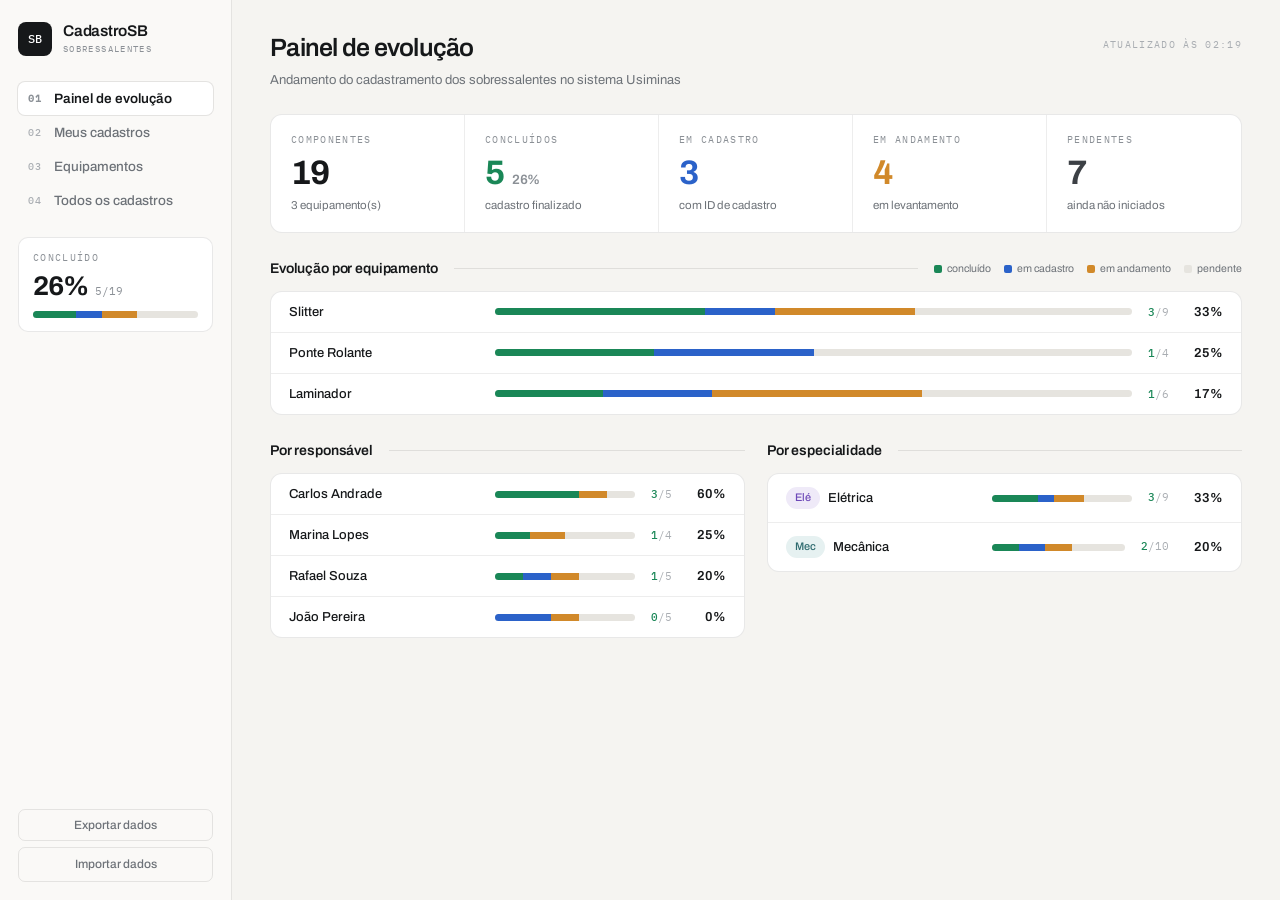
<file: index.html>
<!DOCTYPE html>
<html lang="pt-BR">
<head>
  <meta charset="UTF-8" />
  <meta name="viewport" content="width=device-width, initial-scale=1.0" />
  <title>Cadastro de Sobressalentes</title>
  <link rel="stylesheet" href="fontes.css" />
  <link rel="stylesheet" href="styles.css" />
  <link rel="icon" href="data:image/svg+xml,<svg xmlns='http://www.w3.org/2000/svg' viewBox='0 0 100 100'><rect width='100' height='100' rx='18' fill='%2316181a'/><text x='50' y='68' font-size='46' font-family='monospace' fill='white' text-anchor='middle'>SB</text></svg>" />
</head>
<body>
<div class="app">
    <aside class="sidebar">
      <div class="brand">
        <span class="brand-icon">SB</span>
        <div>
          <h1>Cadastro<span>SB</span></h1>
          <p>Sobressalentes</p>
        </div>
      </div>

      <nav class="nav">
        <button class="nav-item active" data-view="painel">
          <span class="nav-num">01</span>
          <span class="nav-ico">📈</span>
          <span class="nav-txt">Painel de evolução</span>
        </button>
        <button class="nav-item" data-view="meus">
          <span class="nav-num">02</span>
          <span class="nav-ico">👤</span>
          <span class="nav-txt">Meus cadastros</span>
        </button>
        <button class="nav-item" data-view="equipamentos">
          <span class="nav-num">03</span>
          <span class="nav-ico">⚙️</span>
          <span class="nav-txt">Equipamentos</span>
        </button>
        <button class="nav-item" data-view="lista">
          <span class="nav-num">04</span>
          <span class="nav-ico">📋</span>
          <span class="nav-txt">Todos os cadastros</span>
        </button>
      </nav>

      <div class="sidebar-foot">
        <div class="resumo-lateral" id="resumo-lateral"></div>
        <div class="sidebar-acoes">
          <button id="btn-exportar" class="btn-ghost">Exportar dados</button>
          <label class="btn-ghost file-label">
            Importar dados
            <input type="file" id="input-importar" accept="application/json" hidden />
          </label>
        </div>
      </div>
    </aside>

    <main class="content">
      <!-- PAINEL -->
      <section class="view" id="view-painel">
        <header class="view-header">
          <div>
            <h2>Painel de evolução</h2>
            <p class="subtitle">Andamento do cadastramento dos sobressalentes no sistema Usiminas</p>
          </div>
          <p class="carimbo" id="carimbo">atualizado agora</p>
        </header>

        <div class="faixa" id="faixa"></div>

        <div class="secao">
          <div class="secao-topo">
            <h3>Evolução por equipamento</h3>
            <div class="secao-linha"></div>
            <div class="legenda">
              <span><i class="lg-done"></i> concluído</span>
              <span><i class="lg-cad"></i> em cadastro</span>
              <span><i class="lg-and"></i> em andamento</span>
              <span><i class="lg-wait"></i> pendente</span>
            </div>
          </div>
          <div class="painel"><div id="painel-equip" class="prog-list"></div></div>
        </div>

        <div class="grid-2">
          <div class="secao">
            <div class="secao-topo">
              <h3>Por responsável</h3>
              <div class="secao-linha"></div>
            </div>
            <div class="painel"><div id="painel-resp" class="prog-list"></div></div>
          </div>
          <div class="secao">
            <div class="secao-topo">
              <h3>Por especialidade</h3>
              <div class="secao-linha"></div>
            </div>
            <div class="painel"><div id="painel-esp" class="prog-list"></div></div>
          </div>
        </div>
      </section>

      <!-- MEUS CADASTROS -->
      <section class="view hidden" id="view-meus">
        <header class="view-header">
          <div>
            <h2 id="meus-titulo">Meus cadastros</h2>
            <p class="subtitle" id="meus-sub">Componentes sob sua responsabilidade</p>
          </div>
          <button class="btn-sec hidden" id="btn-trocar-eu">Trocar responsável</button>
        </header>

        <div class="faixa hidden" id="meus-faixa"></div>

        <div class="toolbar hidden" id="meus-filtros">
          <input type="search" id="busca-meus" class="search" placeholder="Buscar equipamento, parte ou componente..." />
          <select id="meus-esp" class="select">
            <option value="">Todas as especialidades</option>
            <option value="Mecânica">Mecânica</option>
            <option value="Elétrica">Elétrica</option>
          </select>
          <select id="meus-status" class="select">
            <option value="aberto">Em aberto</option>
            <option value="">Todos os status</option>
            <option value="pendente">Pendente</option>
            <option value="andamento">Em andamento</option>
            <option value="cadastro">Em cadastro</option>
            <option value="concluido">Concluído</option>
          </select>
          <button class="btn-primary" id="btn-novo-meu">+ Componente</button>
        </div>

        <div id="meus-conteudo"></div>
      </section>

      <!-- EQUIPAMENTOS -->
      <section class="view hidden" id="view-equipamentos">
        <header class="view-header">
          <div>
            <h2>Equipamentos</h2>
            <p class="subtitle">Escolha um equipamento para ver e cadastrar seus componentes</p>
          </div>
          <button class="btn-primary" id="btn-novo-equip">+ Novo equipamento</button>
        </header>

        <div class="toolbar">
          <input type="search" id="busca-equip" class="search" placeholder="Buscar equipamento..." />
        </div>

        <div class="equip-grid" id="equip-grid"></div>
      </section>

      <!-- FICHA DO EQUIPAMENTO -->
      <section class="view hidden" id="view-ficha">
        <button class="btn-voltar" id="btn-voltar">← Equipamentos</button>

        <header class="ficha-head" id="ficha-head"></header>

        <div class="toolbar">
          <input type="search" id="busca-ficha" class="search" placeholder="Buscar parte ou componente..." />
          <select id="ficha-esp" class="select">
            <option value="">Todas as especialidades</option>
            <option value="Mecânica">Mecânica</option>
            <option value="Elétrica">Elétrica</option>
          </select>
          <select id="ficha-status" class="select">
            <option value="">Todos os status</option>
            <option value="pendente">Pendente</option>
            <option value="andamento">Em andamento</option>
            <option value="cadastro">Em cadastro</option>
            <option value="concluido">Concluído</option>
          </select>
          <button class="btn-primary" id="btn-novo-comp">+ Componente</button>
        </div>

        <div id="ficha-partes"></div>
      </section>

      <!-- LISTA GERAL -->
      <section class="view hidden" id="view-lista">
        <header class="view-header">
          <div>
            <h2>Todos os cadastros</h2>
            <p class="subtitle">Lista completa de componentes de todos os equipamentos</p>
          </div>
          <button class="btn-primary" id="btn-novo">+ Novo cadastro</button>
        </header>

        <div class="toolbar">
          <input type="search" id="busca" class="search" placeholder="Buscar por equipamento, parte, componente, ID ou responsável..." />
          <select id="f-equip" class="select"></select>
          <select id="f-esp" class="select">
            <option value="">Todas as especialidades</option>
            <option value="Mecânica">Mecânica</option>
            <option value="Elétrica">Elétrica</option>
          </select>
          <select id="f-status" class="select">
            <option value="">Todos os status</option>
            <option value="pendente">Pendente</option>
            <option value="andamento">Em andamento</option>
            <option value="cadastro">Em cadastro</option>
            <option value="concluido">Concluído</option>
          </select>
          <select id="f-resp" class="select"></select>
        </div>

        <div class="table-wrap">
          <table id="tabela">
            <thead>
              <tr>
                <th>Equipamento</th>
                <th>Parte</th>
                <th>Componente</th>
                <th>NI</th>
                <th>Especialidade</th>
                <th>Responsável</th>
                <th>Status</th>
                <th>Ações</th>
              </tr>
            </thead>
            <tbody></tbody>
          </table>
        </div>
        <p class="counter" id="contador"></p>
      </section>
    </main>
  </div>

  <!-- MODAL -->
  <div class="modal-overlay hidden" id="modal">
    <div class="modal" role="dialog" aria-modal="true" aria-labelledby="modal-title">
      <div class="modal-head">
        <h3 id="modal-title">Título</h3>
        <button class="modal-close" id="modal-close" aria-label="Fechar">✕</button>
      </div>
      <form id="modal-form" class="modal-body"></form>
      <div class="modal-foot">
        <button type="button" class="btn-ghost dark" id="modal-cancel">Cancelar</button>
        <button type="submit" form="modal-form" class="btn-primary" id="modal-save">Salvar</button>
      </div>
    </div>
  </div>

  <datalist id="dl-equip"></datalist>
  <datalist id="dl-parte"></datalist>
  <datalist id="dl-resp"></datalist>

  <div id="toast" class="toast hidden" role="status" aria-live="polite"></div>

  <script src="app.js"></script>
</body>
</html>
</file>
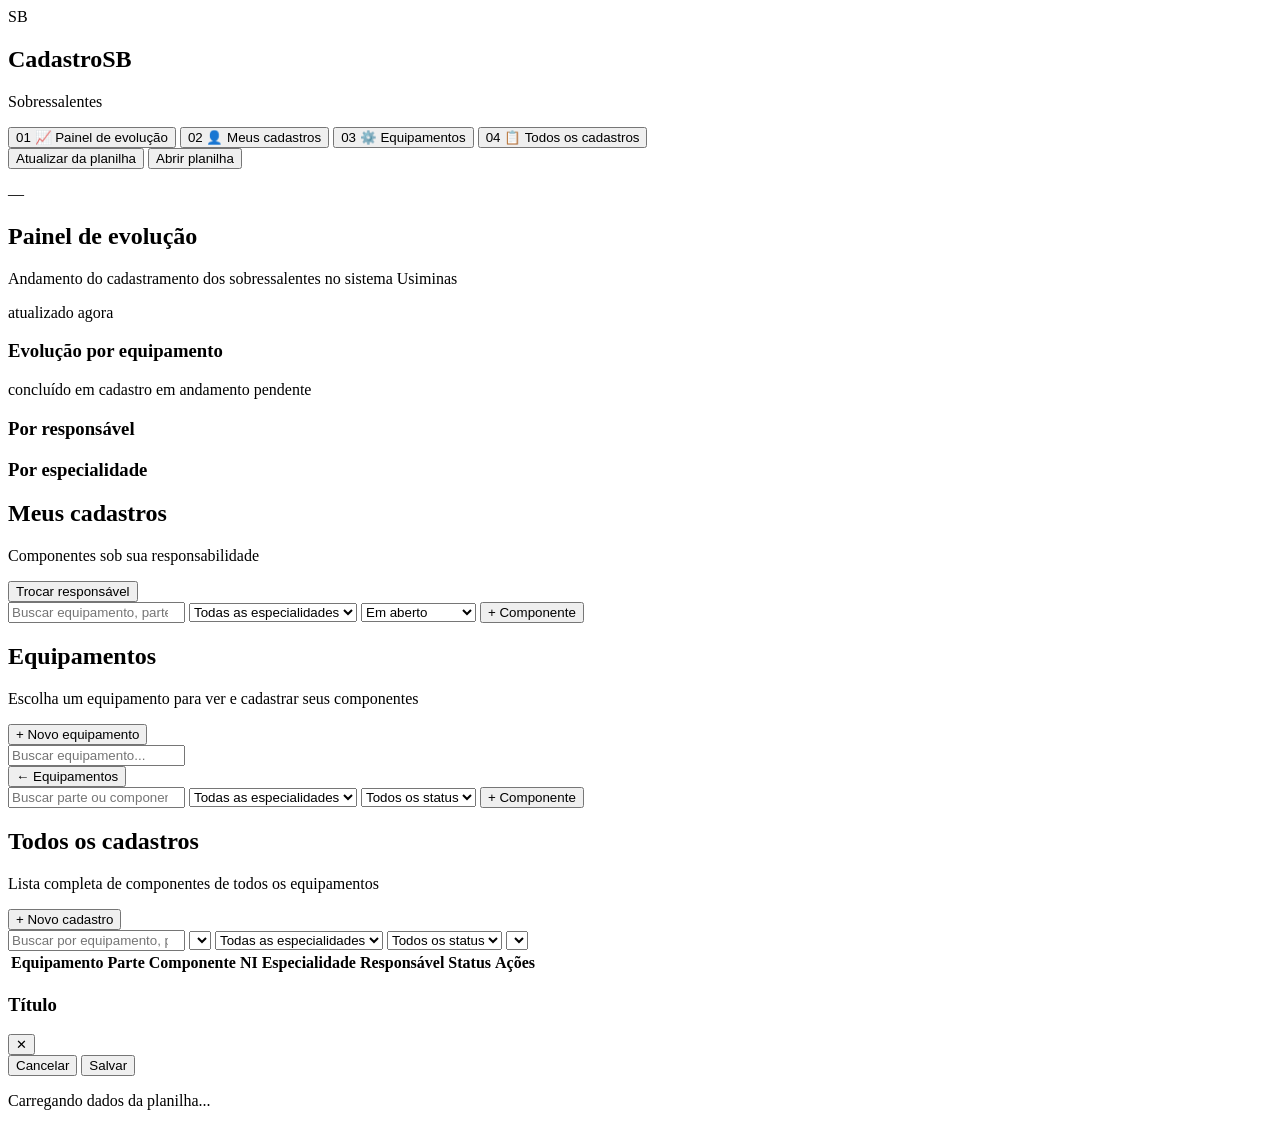
<file: apps-script/Index.html>
<!DOCTYPE html>
<html lang="pt-BR">
<head>
  <meta charset="UTF-8" />
  <meta name="viewport" content="width=device-width, initial-scale=1.0" />
  <base target="_top" />
  <title>CadastroSB — Sobressalentes</title>
  <?!= include('Estilos'); ?>
</head>
<body>

<div class="app">
    <aside class="sidebar">
      <div class="brand">
        <span class="brand-icon">SB</span>
        <div>
          <h1>Cadastro<span>SB</span></h1>
          <p>Sobressalentes</p>
        </div>
      </div>

      <nav class="nav">
        <button class="nav-item active" data-view="painel">
          <span class="nav-num">01</span>
          <span class="nav-ico">📈</span>
          <span class="nav-txt">Painel de evolução</span>
        </button>
        <button class="nav-item" data-view="meus">
          <span class="nav-num">02</span>
          <span class="nav-ico">👤</span>
          <span class="nav-txt">Meus cadastros</span>
        </button>
        <button class="nav-item" data-view="equipamentos">
          <span class="nav-num">03</span>
          <span class="nav-ico">⚙️</span>
          <span class="nav-txt">Equipamentos</span>
        </button>
        <button class="nav-item" data-view="lista">
          <span class="nav-num">04</span>
          <span class="nav-ico">📋</span>
          <span class="nav-txt">Todos os cadastros</span>
        </button>
      </nav>

      <div class="sidebar-foot">
        <div class="resumo-lateral" id="resumo-lateral"></div>
        <div class="sidebar-acoes">
          <button id="btn-atualizar" class="btn-ghost">Atualizar da planilha</button>
          <button id="btn-planilha" class="btn-ghost">Abrir planilha</button>
          <p class="sync" id="sync-info">—</p>
        </div>
      </div>
    </aside>

    <main class="content">
      <!-- PAINEL -->
      <section class="view" id="view-painel">
        <header class="view-header">
          <div>
            <h2>Painel de evolução</h2>
            <p class="subtitle">Andamento do cadastramento dos sobressalentes no sistema Usiminas</p>
          </div>
          <p class="carimbo" id="carimbo">atualizado agora</p>
        </header>

        <div class="faixa" id="faixa"></div>

        <div class="secao">
          <div class="secao-topo">
            <h3>Evolução por equipamento</h3>
            <div class="secao-linha"></div>
            <div class="legenda">
              <span><i class="lg-done"></i> concluído</span>
              <span><i class="lg-cad"></i> em cadastro</span>
              <span><i class="lg-and"></i> em andamento</span>
              <span><i class="lg-wait"></i> pendente</span>
            </div>
          </div>
          <div class="painel"><div id="painel-equip" class="prog-list"></div></div>
        </div>

        <div class="grid-2">
          <div class="secao">
            <div class="secao-topo">
              <h3>Por responsável</h3>
              <div class="secao-linha"></div>
            </div>
            <div class="painel"><div id="painel-resp" class="prog-list"></div></div>
          </div>
          <div class="secao">
            <div class="secao-topo">
              <h3>Por especialidade</h3>
              <div class="secao-linha"></div>
            </div>
            <div class="painel"><div id="painel-esp" class="prog-list"></div></div>
          </div>
        </div>
      </section>

      <!-- MEUS CADASTROS -->
      <section class="view hidden" id="view-meus">
        <header class="view-header">
          <div>
            <h2 id="meus-titulo">Meus cadastros</h2>
            <p class="subtitle" id="meus-sub">Componentes sob sua responsabilidade</p>
          </div>
          <button class="btn-sec hidden" id="btn-trocar-eu">Trocar responsável</button>
        </header>

        <div class="faixa hidden" id="meus-faixa"></div>

        <div class="toolbar hidden" id="meus-filtros">
          <input type="search" id="busca-meus" class="search" placeholder="Buscar equipamento, parte ou componente..." />
          <select id="meus-esp" class="select">
            <option value="">Todas as especialidades</option>
            <option value="Mecânica">Mecânica</option>
            <option value="Elétrica">Elétrica</option>
          </select>
          <select id="meus-status" class="select">
            <option value="aberto">Em aberto</option>
            <option value="">Todos os status</option>
            <option value="pendente">Pendente</option>
            <option value="andamento">Em andamento</option>
            <option value="cadastro">Em cadastro</option>
            <option value="concluido">Concluído</option>
          </select>
          <button class="btn-primary" id="btn-novo-meu">+ Componente</button>
        </div>

        <div id="meus-conteudo"></div>
      </section>

      <!-- EQUIPAMENTOS -->
      <section class="view hidden" id="view-equipamentos">
        <header class="view-header">
          <div>
            <h2>Equipamentos</h2>
            <p class="subtitle">Escolha um equipamento para ver e cadastrar seus componentes</p>
          </div>
          <button class="btn-primary" id="btn-novo-equip">+ Novo equipamento</button>
        </header>

        <div class="toolbar">
          <input type="search" id="busca-equip" class="search" placeholder="Buscar equipamento..." />
        </div>

        <div class="equip-grid" id="equip-grid"></div>
      </section>

      <!-- FICHA DO EQUIPAMENTO -->
      <section class="view hidden" id="view-ficha">
        <button class="btn-voltar" id="btn-voltar">← Equipamentos</button>

        <header class="ficha-head" id="ficha-head"></header>

        <div class="toolbar">
          <input type="search" id="busca-ficha" class="search" placeholder="Buscar parte ou componente..." />
          <select id="ficha-esp" class="select">
            <option value="">Todas as especialidades</option>
            <option value="Mecânica">Mecânica</option>
            <option value="Elétrica">Elétrica</option>
          </select>
          <select id="ficha-status" class="select">
            <option value="">Todos os status</option>
            <option value="pendente">Pendente</option>
            <option value="andamento">Em andamento</option>
            <option value="cadastro">Em cadastro</option>
            <option value="concluido">Concluído</option>
          </select>
          <button class="btn-primary" id="btn-novo-comp">+ Componente</button>
        </div>

        <div id="ficha-partes"></div>
      </section>

      <!-- LISTA GERAL -->
      <section class="view hidden" id="view-lista">
        <header class="view-header">
          <div>
            <h2>Todos os cadastros</h2>
            <p class="subtitle">Lista completa de componentes de todos os equipamentos</p>
          </div>
          <button class="btn-primary" id="btn-novo">+ Novo cadastro</button>
        </header>

        <div class="toolbar">
          <input type="search" id="busca" class="search" placeholder="Buscar por equipamento, parte, componente, ID ou responsável..." />
          <select id="f-equip" class="select"></select>
          <select id="f-esp" class="select">
            <option value="">Todas as especialidades</option>
            <option value="Mecânica">Mecânica</option>
            <option value="Elétrica">Elétrica</option>
          </select>
          <select id="f-status" class="select">
            <option value="">Todos os status</option>
            <option value="pendente">Pendente</option>
            <option value="andamento">Em andamento</option>
            <option value="cadastro">Em cadastro</option>
            <option value="concluido">Concluído</option>
          </select>
          <select id="f-resp" class="select"></select>
        </div>

        <div class="table-wrap">
          <table id="tabela">
            <thead>
              <tr>
                <th>Equipamento</th>
                <th>Parte</th>
                <th>Componente</th>
                <th>NI</th>
                <th>Especialidade</th>
                <th>Responsável</th>
                <th>Status</th>
                <th>Ações</th>
              </tr>
            </thead>
            <tbody></tbody>
          </table>
        </div>
        <p class="counter" id="contador"></p>
      </section>
    </main>
  </div>

  <!-- MODAL -->
  <div class="modal-overlay hidden" id="modal">
    <div class="modal" role="dialog" aria-modal="true" aria-labelledby="modal-title">
      <div class="modal-head">
        <h3 id="modal-title">Título</h3>
        <button class="modal-close" id="modal-close" aria-label="Fechar">✕</button>
      </div>
      <form id="modal-form" class="modal-body"></form>
      <div class="modal-foot">
        <button type="button" class="btn-ghost dark" id="modal-cancel">Cancelar</button>
        <button type="submit" form="modal-form" class="btn-primary" id="modal-save">Salvar</button>
      </div>
    </div>
  </div>

  <datalist id="dl-equip"></datalist>
  <datalist id="dl-parte"></datalist>
  <datalist id="dl-resp"></datalist>

  <div class="carregando" id="carregando">
    <div class="spin"></div>
    <p id="carregando-txt">Carregando dados da planilha...</p>
  </div>

  <div id="toast" class="toast hidden" role="status" aria-live="polite"></div>

  <?!= include('Script'); ?>
</body>
</html>
</file>
<file: fontes.css>
/* Archivo — fonte variável, embutida (sem chamadas externas) */
@font-face{font-family:'Archivo';font-style:normal;font-weight:100 900;font-display:swap;src:url([data-uri]) format('woff2');}
@font-face{font-family:'IBM Plex Mono';font-style:normal;font-weight:400;font-display:swap;src:url([data-uri]) format('woff2');}
@font-face{font-family:'IBM Plex Mono';font-style:normal;font-weight:500;font-display:swap;src:url([data-uri]) format('woff2');}
</file>
<file: styles.css>
/* ==========================================================================
   CadastroSB — Controle de Cadastro de Sobressalentes
   Identidade editorial: papel quente, fios de 1px, Archivo + IBM Plex Mono.
   Tema único e claro, pintado explicitamente.
   As fontes entram embutidas por Fontes.css (data URI, sem chamada externa).
   ========================================================================== */

:root {
  color-scheme: light;

  /* Papel e superfícies */
  --paper: #f5f4f1;
  --card: #ffffff;
  --card-2: #faf9f7;
  --card-3: #f0efec;

  /* Fios */
  --line: rgba(0, 0, 0, 0.09);
  --line-soft: rgba(0, 0, 0, 0.07);
  --line-strong: rgba(0, 0, 0, 0.14);

  /* Tinta */
  --ink: #16181a;
  --ink-2: #3c4045;
  --ink-3: #6d7278;
  --ink-4: #8b9096;
  --faint: #a9adb2;

  /* Status */
  --done: #1a8757;
  --done-bg: #eaf5ef;
  --cad: #2b62c9;
  --cad-bg: #e9eff9;
  --and: #d1892a;
  --and-bg: #fdf3e4;
  --wait: #8b9096;
  --wait-bg: #f0efec;
  --track: #e6e4df;

  /* Especialidades */
  --mec: #2e6b6f;
  --mec-bg: #e6f1f1;
  --ele: #6d48b8;
  --ele-bg: #efeaf8;

  --danger: #a3352f;
  --danger-bg: #f8ecea;

  --r: 10px;
  --r-lg: 12px;
  --sans: 'Archivo', system-ui, -apple-system, 'Segoe UI', Roboto, sans-serif;
  --mono: 'IBM Plex Mono', ui-monospace, 'SF Mono', Consolas, monospace;
}

* { box-sizing: border-box; margin: 0; padding: 0; }

html { -webkit-text-size-adjust: 100%; }

body {
  font-family: var(--sans);
  background: var(--paper);
  color: var(--ink);
  -webkit-font-smoothing: antialiased;
  text-rendering: optimizeLegibility;
  line-height: 1.45;
}
::selection { background: #e3dfd2; color: var(--ink); }

/* Rótulo monoespaçado, o traço mais característico da peça */
.rot {
  font-family: var(--mono);
  font-size: 9.5px;
  font-weight: 400;
  letter-spacing: 0.14em;
  text-transform: uppercase;
  color: var(--ink-4);
}

.app { display: flex; min-height: 100vh; min-height: 100dvh; }

/* ===================== BARRA LATERAL ===================== */
.sidebar {
  width: 232px; flex-shrink: 0;
  background: var(--card-2);
  border-right: 1px solid var(--line);
  display: flex; flex-direction: column;
  padding: 22px 18px 18px;
  position: sticky; top: 0; height: 100vh; height: 100dvh;
}

.brand { display: flex; align-items: center; gap: 11px; padding-bottom: 26px; }
.brand-icon {
  width: 34px; height: 34px; flex-shrink: 0; border-radius: 8px;
  background: var(--ink); color: #fff;
  display: grid; place-items: center;
  font-family: var(--mono); font-size: 12px; font-weight: 500; letter-spacing: 0.04em;
}
.brand h1 { font-size: 15.5px; font-weight: 600; letter-spacing: -0.015em; line-height: 1.1; color: var(--ink); }
.brand h1 span { color: var(--ink); }
.brand p {
  font-family: var(--mono); font-size: 8.5px; letter-spacing: 0.16em;
  text-transform: uppercase; color: var(--ink-4); margin-top: 4px;
}

.nav { display: flex; flex-direction: column; gap: 1px; }
.nav-item {
  display: flex; align-items: center; gap: 11px;
  padding: 9px 10px; background: none; border: none; cursor: pointer;
  font-family: var(--sans); font-size: 13.5px; font-weight: 500; color: var(--ink-3);
  border-radius: 7px; text-align: left; width: 100%;
  transition: background 0.15s, color 0.15s;
}
.nav-item:hover { background: var(--card-3); color: var(--ink); }
.nav-item.active { background: var(--card); color: var(--ink); box-shadow: 0 0 0 1px var(--line); font-weight: 600; }
/* O número é a ordem do fluxo de trabalho, não decoração */
.nav-num {
  font-family: var(--mono); font-size: 9.5px; color: var(--faint);
  letter-spacing: 0.06em; flex-shrink: 0; width: 15px;
}
.nav-item.active .nav-num { color: var(--ink-4); }
.nav-ico { display: none; }

/* Resumo de conclusão no pé da barra */
.sidebar-foot { display: flex; flex-direction: column; flex: 1; margin-top: 20px; }
.sidebar-acoes { margin-top: auto; padding-top: 16px; }
.resumo-lateral {
  background: var(--card); border: 1px solid var(--line); border-radius: var(--r);
  padding: 13px 14px;
}
.resumo-lateral .valor { display: flex; align-items: baseline; gap: 7px; margin-top: 8px; }
.resumo-lateral .pctg {
  font-size: 27px; font-weight: 700; letter-spacing: -0.04em;
  font-variant-numeric: tabular-nums; color: var(--ink); line-height: 1;
}
.resumo-lateral .frac { font-family: var(--mono); font-size: 10.5px; color: var(--ink-4); }
.resumo-lateral .prog-bar { margin-top: 11px; }

.sidebar-acoes { display: flex; flex-direction: column; gap: 6px; }
.btn-ghost {
  background: none; border: 1px solid var(--line); color: var(--ink-3);
  padding: 8px 10px; border-radius: 7px; font-size: 12px; font-weight: 500;
  font-family: var(--sans); cursor: pointer; transition: all 0.15s; text-align: center;
}
.btn-ghost:hover { background: var(--card); border-color: var(--line-strong); color: var(--ink); }
.btn-ghost.dark { background: var(--card); }
.file-label { display: block; }
.sync { font-family: var(--mono); font-size: 9px; color: var(--faint); text-align: center; padding-top: 9px; line-height: 1.6; letter-spacing: 0.03em; }

/* ===================== CONTEÚDO ===================== */
.content { flex: 1; padding: 30px 38px 64px; max-width: 1240px; width: 100%; }

.view-header { display: flex; justify-content: space-between; align-items: flex-start; gap: 20px; margin-bottom: 24px; flex-wrap: wrap; }
.view-header h2 { font-size: 25px; font-weight: 600; letter-spacing: -0.03em; color: var(--ink); }
.subtitle { font-size: 13px; color: var(--ink-3); margin-top: 5px; max-width: 62ch; }
.carimbo { font-family: var(--mono); font-size: 9.5px; letter-spacing: 0.14em; text-transform: uppercase; color: var(--faint); white-space: nowrap; padding-top: 8px; }
.hidden { display: none !important; }

.btn-primary {
  background: var(--ink); color: #fff; border: 1px solid var(--ink);
  padding: 9px 16px; border-radius: 8px; font-size: 13px; font-weight: 500;
  font-family: var(--sans); cursor: pointer; white-space: nowrap;
  transition: background 0.15s, border-color 0.15s;
}
.btn-primary:hover { background: #2e2c26; border-color: #2e2c26; }
.btn-primary:active { transform: translateY(0.5px); }

/* ===================== FAIXA DE INDICADORES ===================== */
.faixa {
  display: grid; grid-template-columns: repeat(5, 1fr);
  background: var(--card); border: 1px solid var(--line); border-radius: var(--r-lg);
  margin-bottom: 26px; overflow: hidden;
}
.kpi { padding: 18px 20px; border-right: 1px solid var(--line-soft); }
.kpi:last-child { border-right: none; }
.kpi-valor {
  font-size: 34px; font-weight: 700; letter-spacing: -0.04em;
  font-variant-numeric: tabular-nums; line-height: 1; margin-top: 9px; color: var(--ink);
  display: flex; align-items: baseline; gap: 8px;
}
.kpi-valor .pctg { font-size: 13.5px; font-weight: 600; letter-spacing: -0.01em; color: var(--ink-4); }
.kpi-sub { font-size: 11.5px; color: var(--ink-3); margin-top: 7px; }
.kpi.k-done .kpi-valor { color: var(--done); }
.kpi.k-cad .kpi-valor { color: var(--cad); }
.kpi.k-and .kpi-valor { color: var(--and); }
.kpi.k-wait .kpi-valor { color: var(--ink-2); }

/* ===================== SEÇÕES ===================== */
.secao { margin-bottom: 26px; }
.secao-topo { display: flex; align-items: center; gap: 16px; margin-bottom: 12px; }
.secao-topo h3 { font-size: 14px; font-weight: 600; letter-spacing: -0.01em; color: var(--ink); white-space: nowrap; }
.secao-linha { flex: 1; height: 1px; background: var(--line); }
.legenda { display: flex; gap: 13px; flex-wrap: wrap; }
.legenda span { display: inline-flex; align-items: center; gap: 5px; font-size: 10.5px; color: var(--ink-3); white-space: nowrap; }
.legenda i { width: 8px; height: 8px; border-radius: 2px; display: inline-block; }
.lg-done { background: var(--done); }
.lg-cad { background: var(--cad); }
.lg-and { background: var(--and); }
.lg-wait { background: var(--track); }

.painel { background: var(--card); border: 1px solid var(--line); border-radius: var(--r-lg); overflow: hidden; }
.grid-2 { display: grid; grid-template-columns: 1fr 1fr; gap: 22px; }

/* ===================== LINHAS DE PROGRESSO ===================== */
.prog-list { display: flex; flex-direction: column; }
.prog-row {
  display: grid; grid-template-columns: minmax(120px, 190px) 1fr auto auto;
  align-items: center; gap: 16px; padding: 13px 18px;
  border-bottom: 1px solid var(--line-soft);
}
.prog-row:last-child { border-bottom: none; }
.prog-name { font-size: 13px; font-weight: 500; color: var(--ink); display: flex; align-items: center; gap: 8px; min-width: 0; }
.prog-name .txt { overflow: hidden; text-overflow: ellipsis; white-space: nowrap; }
.prog-meta { font-family: var(--mono); font-size: 10.5px; color: var(--faint); white-space: nowrap; }
.prog-meta b { color: var(--done); font-weight: 500; }
.prog-pct {
  font-size: 13px; font-weight: 600; color: var(--ink); font-variant-numeric: tabular-nums;
  min-width: 38px; text-align: right; letter-spacing: -0.01em;
}

.prog-bar { height: 7px; border-radius: 4px; background: var(--track); overflow: hidden; display: flex; }
.prog-bar .seg { height: 100%; transition: width 0.45s cubic-bezier(0.22, 1, 0.36, 1); }
.seg-done { background: var(--done); }
.seg-cad { background: var(--cad); }
.seg-and { background: var(--and); }

button.prog-row {
  width: 100%; background: none; border: none; border-bottom: 1px solid var(--line-soft);
  font-family: var(--sans); cursor: pointer; text-align: left; color: var(--ink);
  transition: background 0.14s;
}
button.prog-row:last-child { border-bottom: none; }
button.prog-row:hover { background: var(--card-2); }
button.prog-row:hover .prog-ir { opacity: 1; }
.prog-ir { color: var(--ink-4); opacity: 0; transition: opacity 0.16s; flex-shrink: 0; font-size: 11px; }
button.prog-row:focus-visible { outline: 1.5px solid var(--ink); outline-offset: -2px; }

/* ===================== ETIQUETAS ===================== */
.chip {
  display: inline-flex; align-items: center; gap: 5px;
  padding: 3px 9px; border-radius: 20px; font-size: 11px; font-weight: 500; white-space: nowrap;
}
.chip::before { content: ""; width: 5px; height: 5px; border-radius: 50%; background: currentColor; }
.c-done { background: var(--done-bg); color: var(--done); }
.c-cad  { background: var(--cad-bg);  color: var(--cad); }
.c-and  { background: var(--and-bg);  color: var(--and); }
.c-wait { background: var(--wait-bg); color: var(--wait); }
.chip.esp::before { display: none; }
.c-mec { background: var(--mec-bg); color: var(--mec); }
.c-ele { background: var(--ele-bg); color: var(--ele); }

.ni-tag {
  font-family: var(--mono); font-size: 10.5px; color: var(--ink-2);
  background: var(--card-3); padding: 3px 7px; border-radius: 5px;
  display: inline-block; white-space: nowrap; letter-spacing: 0.02em;
}
.ni-empty { font-family: var(--mono); font-size: 10px; color: var(--faint); letter-spacing: 0.04em; }

/* ===================== BARRA DE FERRAMENTAS ===================== */
.toolbar { display: flex; gap: 8px; margin-bottom: 16px; flex-wrap: wrap; }
.search, .select {
  padding: 9px 12px; border: 1px solid var(--line); border-radius: 8px;
  font-size: 13px; font-family: var(--sans); background: var(--card); color: var(--ink);
  transition: border-color 0.14s, box-shadow 0.14s;
}
.search { flex: 1; min-width: 210px; }
.select { cursor: pointer; }
.search::placeholder { color: var(--faint); }
.search:focus, .select:focus,
.field input:focus, .field select:focus, .field textarea:focus {
  outline: none; border-color: var(--ink-4); box-shadow: 0 0 0 3px rgba(0, 0, 0, 0.045);
}

/* ===================== GRADE DE EQUIPAMENTOS ===================== */
.equip-grid { display: grid; grid-template-columns: repeat(auto-fill, minmax(272px, 1fr)); gap: 14px; }
.equip-card {
  background: var(--card); border: 1px solid var(--line); border-radius: var(--r-lg);
  padding: 18px; cursor: pointer; text-align: left; font-family: var(--sans); color: var(--ink);
  display: flex; flex-direction: column; gap: 15px;
  transition: border-color 0.15s, background 0.15s;
}
.equip-card:hover { border-color: var(--line-strong); background: var(--card-2); }
.equip-card:hover .equip-go { color: var(--ink); }
.equip-card:focus-visible { outline: 1.5px solid var(--ink); outline-offset: 1px; }

.equip-top { display: flex; align-items: flex-start; justify-content: space-between; gap: 14px; }
.equip-id { min-width: 0; flex: 1; }
.equip-nome { font-size: 15.5px; font-weight: 600; letter-spacing: -0.02em; line-height: 1.25; overflow-wrap: anywhere; }
.equip-sub { font-family: var(--mono); font-size: 9.5px; color: var(--ink-4); margin-top: 6px; letter-spacing: 0.06em; }
.equip-pct {
  font-size: 24px; font-weight: 700; letter-spacing: -0.04em; line-height: 1;
  font-variant-numeric: tabular-nums; color: var(--ink); flex-shrink: 0;
}

.equip-stats { display: flex; }
.equip-stats .stat { flex: 1; border-left: 1px solid var(--line-soft); padding-left: 10px; }
.equip-stats .stat:first-child { border-left: none; padding-left: 0; }
.stat b {
  display: block; font-size: 15px; font-weight: 600; letter-spacing: -0.02em;
  font-variant-numeric: tabular-nums; margin-bottom: 3px;
}
.stat span { font-family: var(--mono); font-size: 8px; letter-spacing: 0.1em; text-transform: uppercase; color: var(--ink-4); }
.stat.s-done b { color: var(--done); }
.stat.s-cad b { color: var(--cad); }
.stat.s-and b { color: var(--and); }
.stat.s-wait b { color: var(--ink-2); }

.equip-foot { display: flex; align-items: center; justify-content: space-between; gap: 10px; padding-top: 13px; border-top: 1px solid var(--line-soft); }
.equip-esp { display: flex; gap: 5px; flex-wrap: wrap; }
.equip-go { font-family: var(--mono); font-size: 9.5px; letter-spacing: 0.12em; text-transform: uppercase; color: var(--ink-4); white-space: nowrap; transition: color 0.15s; }

/* ===================== FICHA DO EQUIPAMENTO ===================== */
.btn-voltar {
  background: none; border: none; color: var(--ink-3); font-family: var(--mono);
  font-size: 9.5px; letter-spacing: 0.14em; text-transform: uppercase; cursor: pointer;
  padding: 6px 10px 6px 0; margin-bottom: 16px; transition: color 0.14s;
}
.btn-voltar:hover { color: var(--ink); }

.ficha-head { background: var(--card); border: 1px solid var(--line); border-radius: var(--r-lg); padding: 22px 24px; margin-bottom: 18px; }
.ficha-topo { display: flex; align-items: flex-start; justify-content: space-between; gap: 18px; flex-wrap: wrap; }
.ficha-titulo { min-width: 0; }
.ficha-eyebrow {
  font-family: var(--mono); font-size: 9.5px; letter-spacing: 0.14em;
  text-transform: uppercase; color: var(--ink-4);
}
.ficha-titulo h2 { font-size: 24px; font-weight: 600; letter-spacing: -0.03em; margin-top: 7px; overflow-wrap: anywhere; }
.ficha-acoes { display: flex; gap: 7px; }
.btn-sec {
  background: var(--card); border: 1px solid var(--line); color: var(--ink-2);
  padding: 8px 13px; border-radius: 8px; font-size: 12.5px; font-weight: 500;
  font-family: var(--sans); cursor: pointer; transition: all 0.14s; white-space: nowrap;
}
.btn-sec:hover { background: var(--card-2); border-color: var(--line-strong); color: var(--ink); }
.btn-sec.danger:hover { background: var(--danger-bg); border-color: var(--danger); color: var(--danger); }

.ficha-resumo { display: flex; align-items: center; gap: 20px; margin-top: 22px; padding-top: 20px; border-top: 1px solid var(--line-soft); flex-wrap: wrap; }
.ficha-pct { font-size: 32px; font-weight: 700; letter-spacing: -0.045em; font-variant-numeric: tabular-nums; line-height: 1; }
.ficha-barra { flex: 1; min-width: 220px; }
.ficha-barra .prog-bar { height: 9px; }
.ficha-conta { font-family: var(--mono); font-size: 10px; color: var(--ink-4); margin-top: 10px; letter-spacing: 0.05em; }
.ficha-conta b { color: var(--done); font-weight: 500; }

/* Blocos de parte */
.parte { background: var(--card); border: 1px solid var(--line); border-radius: var(--r-lg); margin-bottom: 12px; overflow: hidden; }
.parte-head {
  display: flex; align-items: center; gap: 10px; padding: 11px 14px 11px 18px;
  background: var(--card-2); width: 100%; cursor: pointer;
  border: none; border-bottom: 1px solid var(--line-soft);
  font-family: var(--sans); color: var(--ink); text-align: left; transition: background 0.14s;
}
.parte-head:focus-visible { outline: 1.5px solid var(--ink); outline-offset: -2px; }
.parte-head:hover { background: var(--card-3); }
.parte-seta { font-size: 8px; color: var(--faint); transition: transform 0.2s; flex-shrink: 0; }
.parte.fechada .parte-seta { transform: rotate(-90deg); }
.parte.fechada .parte-corpo { display: none; }
.parte-nome { font-size: 13.5px; font-weight: 600; letter-spacing: -0.01em; flex: 1; min-width: 0; overflow-wrap: anywhere; }
.parte-mini { width: 78px; flex-shrink: 0; }
.parte-mini .prog-bar { height: 5px; }
.parte-conta { font-family: var(--mono); font-size: 10px; color: var(--faint); flex-shrink: 0; min-width: 34px; text-align: right; }
.parte-conta b { color: var(--done); font-weight: 500; }
.parte-seta-btn {
  display: flex; align-items: center; gap: 10px; flex: 1; min-width: 0;
  background: none; border: none; cursor: pointer; padding: 0;
  font-family: inherit; color: inherit; text-align: left;
}
.parte-seta-btn:focus-visible { outline: 1.5px solid var(--ink); outline-offset: 2px; border-radius: 6px; }
.parte-acoes { display: flex; gap: 3px; flex-shrink: 0; }

.comp {
  display: grid;
  grid-template-columns: minmax(0, 1fr) auto minmax(84px, auto) minmax(0, auto) minmax(100px, auto) auto;
  gap: 10px 14px; align-items: center; padding: 11px 18px; border-bottom: 1px solid var(--line-soft);
}
.comp:last-child { border-bottom: none; }
.comp:hover { background: var(--card-2); }
.comp-nome { font-size: 13.5px; font-weight: 500; min-width: 0; }
.comp-obs { font-size: 11.5px; color: var(--ink-3); margin-top: 3px; line-height: 1.45; }
.comp-ni, .comp-esp, .comp-status { justify-self: start; }
.comp-resp { font-size: 12px; color: var(--ink-3); justify-self: end; text-align: right; overflow: hidden; text-overflow: ellipsis; white-space: nowrap; }
.comp-acoes { display: flex; gap: 4px; }

.parte-add {
  padding: 10px 18px; background: none; border: none; border-top: 1px dashed var(--line);
  font-family: var(--mono); font-size: 9.5px; letter-spacing: 0.1em; text-transform: uppercase;
  color: var(--ink-4); cursor: pointer; width: 100%; text-align: left; transition: all 0.14s;
}
.parte-add:hover { background: var(--card-2); color: var(--ink); }

/* ===================== TABELA ===================== */
.table-wrap { background: var(--card); border: 1px solid var(--line); border-radius: var(--r-lg); overflow-x: auto; }
table { width: 100%; border-collapse: collapse; }
thead th {
  text-align: left; padding: 11px 16px; background: var(--card-2);
  border-bottom: 1px solid var(--line); white-space: nowrap;
  font-family: var(--mono); font-size: 8.5px; font-weight: 400;
  letter-spacing: 0.14em; text-transform: uppercase; color: var(--ink-4);
}
tbody td { padding: 12px 16px; font-size: 13px; border-bottom: 1px solid var(--line-soft); color: var(--ink-2); vertical-align: middle; }
tbody tr:last-child td { border-bottom: none; }
tbody tr:hover { background: var(--card-2); }
.cell-strong { font-weight: 500; color: var(--ink); }
.cell-sub { font-size: 11.5px; color: var(--ink-3); margin-top: 3px; }
.crumb { display: none; }
.counter { font-family: var(--mono); font-size: 9.5px; color: var(--faint); margin-top: 12px; letter-spacing: 0.06em; }

.row-actions { display: flex; gap: 4px; }
.icon-btn {
  border: 1px solid var(--line); background: var(--card); cursor: pointer;
  width: 30px; height: 30px; border-radius: 7px; font-size: 12px;
  display: inline-flex; align-items: center; justify-content: center;
  color: var(--ink-3); transition: all 0.13s;
}
.icon-btn:hover { background: var(--card-2); border-color: var(--line-strong); }
.icon-btn.danger:hover { background: var(--danger-bg); border-color: var(--danger); color: var(--danger); }

/* ===================== ESTADOS VAZIOS ===================== */
.empty { padding: 46px 20px; text-align: center; color: var(--ink-3); font-size: 12.5px; }
.empty-ico { font-size: 30px; display: block; margin-bottom: 12px; opacity: 0.4; }
.empty b { display: block; color: var(--ink); font-size: 14px; font-weight: 600; margin-bottom: 5px; }

.vazio-inicio { text-align: center; padding: 60px 24px; background: var(--card); border: 1px solid var(--line); border-radius: var(--r-lg); }
.vazio-inicio .empty-ico { font-size: 34px; }
.vazio-inicio h3 { font-size: 17px; font-weight: 600; margin-bottom: 8px; letter-spacing: -0.02em; }
.vazio-inicio p { color: var(--ink-3); font-size: 13px; max-width: 46ch; margin: 0 auto 22px; line-height: 1.6; }
.vazio-acoes { display: flex; gap: 8px; justify-content: center; flex-wrap: wrap; }

/* ===================== JANELA MODAL ===================== */
.modal-overlay {
  position: fixed; inset: 0; background: rgba(22, 24, 26, 0.34);
  display: flex; align-items: center; justify-content: center; padding: 18px; z-index: 100;
  animation: surge 0.15s ease-out;
}
@keyframes surge { from { opacity: 0; } to { opacity: 1; } }
.modal {
  background: var(--card); border: 1px solid var(--line-strong); border-radius: var(--r-lg);
  width: 100%; max-width: 560px; max-height: 92vh; max-height: 92dvh;
  display: flex; flex-direction: column;
  box-shadow: 0 24px 60px rgba(22, 24, 26, 0.18);
  animation: subir 0.18s cubic-bezier(0.22, 1, 0.36, 1);
}
@keyframes subir { from { transform: translateY(8px); opacity: 0; } to { transform: none; opacity: 1; } }
.modal-head { display: flex; justify-content: space-between; align-items: center; padding: 18px 22px 15px; border-bottom: 1px solid var(--line); }
.modal-head h3 { font-size: 16px; font-weight: 600; letter-spacing: -0.02em; }
.modal-close { background: none; border: none; font-size: 14px; cursor: pointer; color: var(--ink-4); width: 30px; height: 30px; border-radius: 7px; transition: background 0.14s; }
.modal-close:hover { background: var(--card-3); color: var(--ink); }
.modal-body { padding: 20px 22px; overflow-y: auto; display: grid; grid-template-columns: 1fr 1fr; gap: 15px; }
.modal-foot { display: flex; justify-content: flex-end; gap: 8px; padding: 14px 22px; border-top: 1px solid var(--line); background: var(--card-2); border-radius: 0 0 var(--r-lg) var(--r-lg); }

.field { display: flex; flex-direction: column; gap: 6px; }
.field.full { grid-column: 1 / -1; }
.field label { font-size: 11.5px; font-weight: 600; color: var(--ink-2); }
.field label .req { color: var(--danger); }
.field .hint { font-family: var(--mono); font-size: 9px; color: var(--faint); letter-spacing: 0.06em; font-weight: 400; }
.field input, .field select, .field textarea {
  padding: 10px 11px; border: 1px solid var(--line); border-radius: 8px;
  font-size: 13px; font-family: var(--sans); background: var(--card); color: var(--ink); width: 100%;
}
.field textarea { resize: vertical; min-height: 68px; line-height: 1.5; }

.seg-input { display: flex; gap: 7px; }
.seg-input label { flex: 1; position: relative; cursor: pointer; }
.seg-input input { position: absolute; opacity: 0; pointer-events: none; }
.seg-input .opt {
  display: block; text-align: center; padding: 9px 8px; border: 1px solid var(--line);
  border-radius: 8px; font-size: 12.5px; font-weight: 500; color: var(--ink-3); transition: all 0.14s;
}
.seg-input input:checked + .opt { border-color: var(--ink); background: var(--ink); color: #fff; }
.seg-input input:focus-visible + .opt { box-shadow: 0 0 0 3px rgba(0, 0, 0, 0.06); }

/* ===================== AVISO FLUTUANTE ===================== */
.toast {
  position: fixed; bottom: 22px; left: 50%; transform: translateX(-50%);
  background: var(--ink); color: #fff; padding: 11px 18px; border-radius: 8px;
  font-size: 12.5px; font-weight: 500; z-index: 200; max-width: calc(100vw - 32px);
  display: flex; align-items: center; gap: 8px;
  box-shadow: 0 12px 30px rgba(22, 24, 26, 0.22);
  animation: subirToast 0.2s cubic-bezier(0.22, 1, 0.36, 1);
}
.toast::before { content: "—"; color: #7ecfa6; font-family: var(--mono); }
.toast.error::before { content: "!"; color: #f0a29c; }
@keyframes subirToast { from { transform: translate(-50%, 10px); opacity: 0; } to { transform: translate(-50%, 0); opacity: 1; } }

/* ===================== CARREGANDO ===================== */
.carregando {
  position: fixed; inset: 0; z-index: 300; background: rgba(245, 244, 241, 0.9);
  display: flex; flex-direction: column; align-items: center; justify-content: center; gap: 14px;
}
.carregando.hidden { display: none; }
.carregando p { font-family: var(--mono); font-size: 10px; letter-spacing: 0.14em; text-transform: uppercase; color: var(--ink-3); text-align: center; padding: 0 20px; }
.spin { width: 26px; height: 26px; border-radius: 50%; border: 2px solid var(--line-strong); border-top-color: var(--ink); animation: girar 0.7s linear infinite; }
@keyframes girar { to { transform: rotate(360deg); } }

.btn-primary:disabled, .btn-sec:disabled, .icon-btn:disabled, .btn-ghost:disabled {
  opacity: 0.5; cursor: not-allowed;
}

/* ===================== RESPONSIVO ===================== */
@media (max-width: 1000px) {
  .faixa { grid-template-columns: repeat(3, 1fr); }
  .kpi:nth-child(3) { border-right: none; }
  .kpi:nth-child(n + 4) { border-top: 1px solid var(--line-soft); }
}
@media (max-width: 900px) {
  .grid-2 { grid-template-columns: 1fr; }
}

@media (max-width: 760px) {
  .app { flex-direction: column; }
  .sidebar {
    width: 100%; height: auto; position: sticky; top: 0; z-index: 50;
    flex-direction: row; align-items: center; gap: 10px;
    padding: 9px 14px; border-right: none; border-bottom: 1px solid var(--line);
    background: var(--card-2);
  }
  .brand { padding-bottom: 0; }
  .brand p { display: none; }
  .nav { flex-direction: row; flex: 1; justify-content: flex-end; gap: 4px; }
  .nav-item { padding: 8px 11px; min-height: 42px; justify-content: center; }
  .nav-item .nav-txt, .nav-item .nav-num { display: none; }
  .nav-item .nav-ico { display: block; font-size: 17px; }
  .sidebar-foot { display: none; }

  .content { padding: 18px 15px 48px; }
  .view-header { margin-bottom: 16px; gap: 10px; }
  .view-header > div { flex: 1 1 100%; }
  .view-header h2 { font-size: 21px; }
  .carimbo { padding-top: 0; }
  .btn-primary { width: 100%; padding: 12px 16px; font-size: 14px; }

  .faixa { grid-template-columns: 1fr 1fr; }
  .kpi { padding: 14px 15px; border-right: 1px solid var(--line-soft); border-top: 1px solid var(--line-soft); }
  .kpi:nth-child(odd) { border-right: 1px solid var(--line-soft); }
  .kpi:nth-child(even) { border-right: none; }
  .kpi:nth-child(1), .kpi:nth-child(2) { border-top: none; }
  .kpi:nth-child(5) { grid-column: 1 / -1; border-right: none; }
  .kpi-valor { font-size: 27px; }

  .toolbar { flex-wrap: nowrap; overflow-x: auto; padding-bottom: 4px; scrollbar-width: none; -webkit-overflow-scrolling: touch; }
  .toolbar::-webkit-scrollbar { display: none; }
  .search { min-width: 170px; font-size: 16px; }
  .select { flex-shrink: 0; font-size: 16px; }
  #btn-novo-comp { width: auto; flex-shrink: 0; }

  /* Linhas de progresso empilham */
  .prog-row { grid-template-columns: 1fr auto auto; gap: 8px 12px; padding: 13px 15px; }
  .prog-bar { grid-column: 1 / -1; }

  .equip-grid { grid-template-columns: 1fr; gap: 11px; }
  .ficha-head { padding: 18px 16px; }
  .ficha-titulo h2 { font-size: 21px; }
  .ficha-topo { flex-direction: column; gap: 13px; }
  .ficha-acoes { width: 100%; }
  .ficha-acoes .btn-sec { flex: 1; padding: 11px 10px; }
  .ficha-barra { min-width: 100%; }
  .btn-voltar { padding: 12px 12px 12px 0; min-height: 44px; }

  .parte-head { padding: 11px 12px; }
  .parte-mini { width: 52px; }
  .parte-acoes .icon-btn { width: 38px; height: 38px; }
  .comp { grid-template-columns: 1fr auto; gap: 7px 12px; padding: 13px 15px; }
  .comp-nome { grid-column: 1 / -1; font-size: 14px; font-weight: 600; }
  .comp-ni { grid-column: 1; }
  .comp-esp { grid-column: 2; justify-self: end; }
  .comp-resp { grid-column: 1; justify-self: start; text-align: left; }
  .comp-status { grid-column: 2; justify-self: end; }
  .comp-acoes { grid-column: 1 / -1; justify-content: flex-end; padding-top: 8px; border-top: 1px solid var(--line-soft); }
  .parte-add { padding: 13px 15px; }

  /* Tabela vira fichas */
  .table-wrap { border: none; background: none; overflow: visible; }
  table, thead, tbody, th, td, tr { display: block; }
  thead { display: none; }
  tbody tr {
    background: var(--card); border: 1px solid var(--line); border-radius: var(--r-lg);
    margin-bottom: 10px; padding: 14px 16px; display: flex; flex-direction: column;
  }
  tbody tr:hover { background: var(--card); }
  tbody td { border: none; padding: 5px 0; display: flex; justify-content: space-between; align-items: center; gap: 14px; text-align: right; }
  tbody td::before {
    content: attr(data-label); font-family: var(--mono); font-size: 8.5px; font-weight: 400;
    letter-spacing: 0.14em; text-transform: uppercase; color: var(--ink-4); text-align: left; flex-shrink: 0;
  }
  tbody td[data-label="Equipamento"], tbody td[data-label="Parte"] { display: none; }
  tbody td[data-label="Componente"] { display: block; text-align: left; padding: 0 0 11px; margin-bottom: 7px; border-bottom: 1px solid var(--line-soft); }
  tbody td[data-label="Componente"]::before { display: none; }
  .crumb {
    display: block; font-family: var(--mono); font-size: 8.5px; letter-spacing: 0.13em;
    text-transform: uppercase; color: var(--ink-4); margin-bottom: 5px;
  }
  .crumb span { color: var(--faint); margin: 0 2px; }
  tbody td[data-label="Componente"] .cell-strong { font-size: 15px; font-weight: 600; letter-spacing: -0.02em; }
  .cell-sub { text-align: left; margin-top: 5px; }
  tbody td[data-label="Ações"] { justify-content: flex-end; padding-top: 11px; margin-top: 6px; border-top: 1px solid var(--line-soft); }
  tbody td[data-label="Ações"]::before { margin-right: auto; }
  .row-actions .icon-btn { width: 38px; height: 38px; }

  .modal-body { grid-template-columns: 1fr; padding: 16px; gap: 13px; }
  .modal-foot { padding: 13px 16px; }
  .modal-foot .btn-primary, .modal-foot .btn-ghost { flex: 1; padding: 13px 16px; font-size: 14px; width: auto; }
  .modal-close { width: 42px; height: 42px; }
  .field input, .field select, .field textarea { font-size: 16px; padding: 12px 11px; }
  .seg-input .opt { padding: 13px 8px; }
  .icon-btn { width: 38px; height: 38px; }
}

@media (prefers-reduced-motion: reduce) {
  *, *::before, *::after { animation-duration: 0.001ms !important; transition-duration: 0.001ms !important; }
}

/* ===================== MEUS CADASTROS ===================== */

/* Escolha de quem é o colaborador, na primeira visita */
.eu-opcoes { display: flex; gap: 8px; justify-content: center; flex-wrap: wrap; margin-bottom: 20px; }
.eu-opcoes .btn-sec { font-size: 13.5px; padding: 10px 16px; }
.eu-outro { display: flex; gap: 8px; justify-content: center; max-width: 380px; margin: 0 auto; }
.eu-outro input { flex: 1; min-width: 0; }
.eu-sep {
  font-family: var(--mono); font-size: 9px; letter-spacing: 0.14em; text-transform: uppercase;
  color: var(--faint); margin: 4px 0 14px;
}

/* Identificação de quem está sendo exibido */
.eu-chip {
  display: inline-flex; align-items: center; gap: 7px; margin-top: 7px;
  background: var(--card); border: 1px solid var(--line); border-radius: 20px; padding: 4px 12px 4px 5px;
}
.eu-ini {
  width: 20px; height: 20px; border-radius: 50%; background: var(--ink); color: #fff;
  display: grid; place-items: center; font-family: var(--mono); font-size: 8.5px; flex-shrink: 0;
}
.eu-nome { font-size: 12.5px; font-weight: 600; color: var(--ink); }

/* Blocos por equipamento dentro da aba do colaborador */
.comp-crumb {
  font-family: var(--mono); font-size: 8.5px; letter-spacing: 0.13em; text-transform: uppercase;
  color: var(--ink-4); margin-bottom: 4px;
}

@media (max-width: 760px) {
  .eu-opcoes { flex-direction: column; }
  .eu-opcoes .btn-sec { width: 100%; padding: 13px 16px; }
  .eu-outro { flex-direction: column; max-width: none; }
}
</file>
